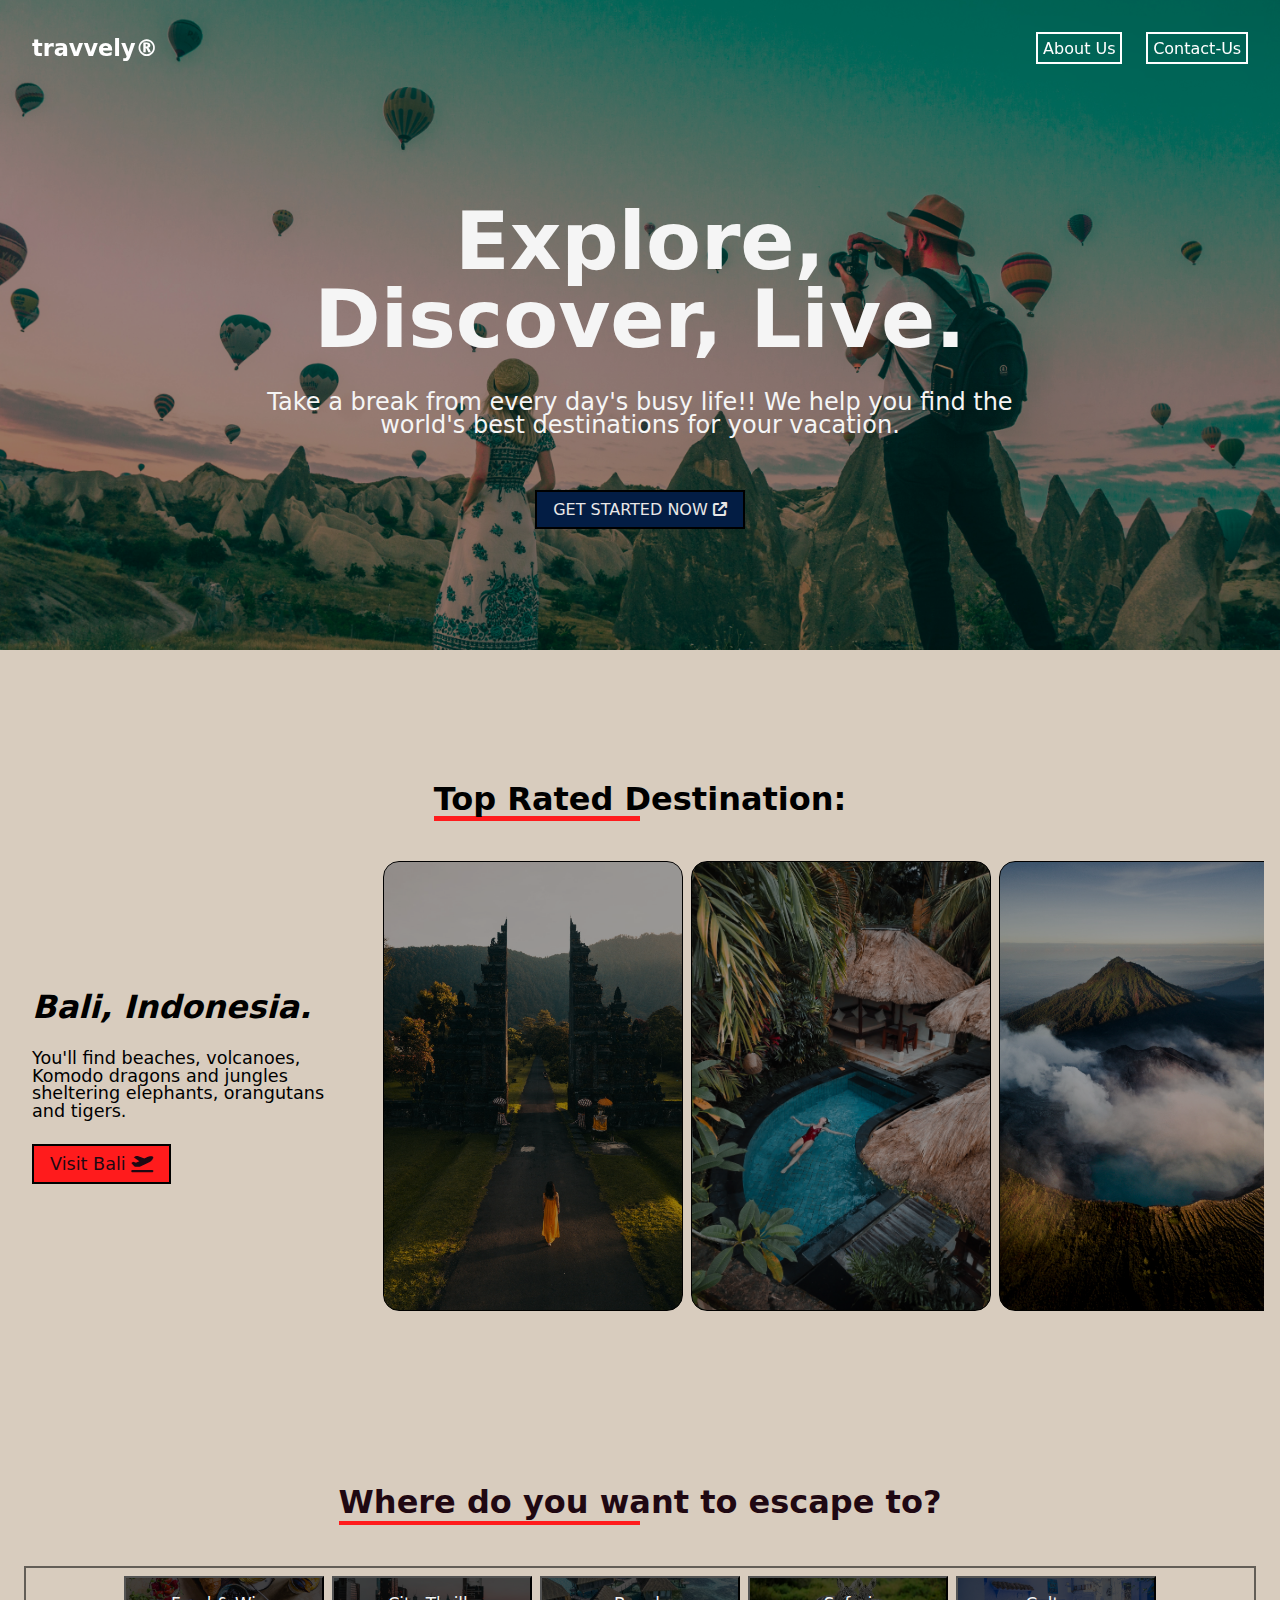
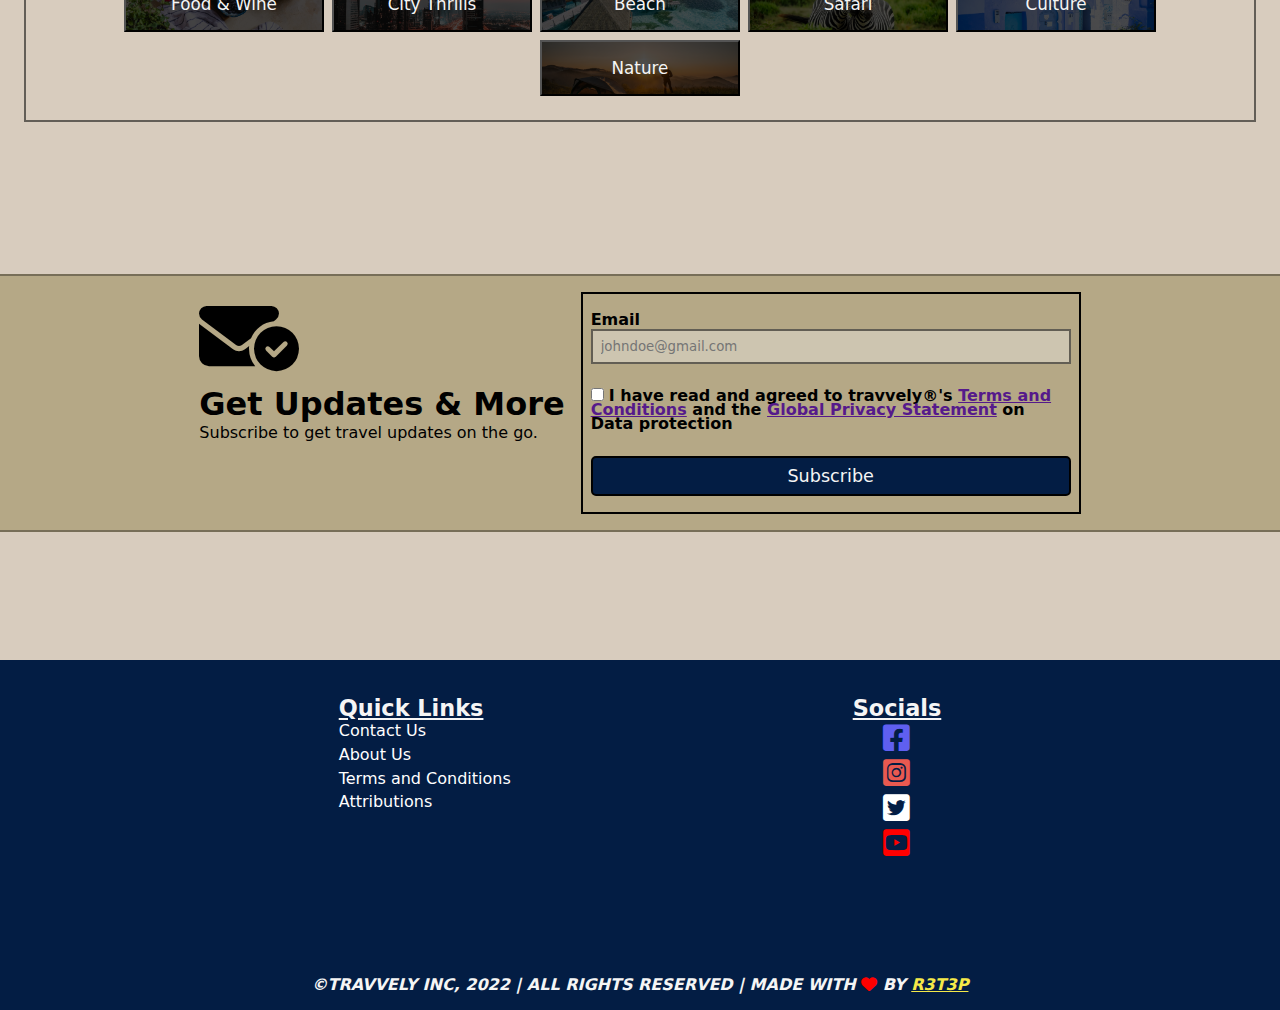
<file: index.html>
<!DOCTYPE html>
<html lang="en">
<head>
    <meta charset="UTF-8">
    <meta name="viewport" content="width=device-width, initial-scale=1.0">

    <!-- css -->
    <link rel="stylesheet" href="./resources/css/styles.css" type="text/css">

    <!-- JS -->
    <script src="./resources/nav.js" defer></script>
    <!-- <script src="./resources/observers.js" defer></script> -->
    <script src="./resources/test.js" defer></script>
    <script src="./navbar.js" defer></script>

    <title>travvely travel website</title>

    <!-- google font -->
    <link href="https://fonts.googleapis.com/css2?family=Roboto+Slab:wght@300&display=swap" rel="stylesheet">

    <!-- fontawesome -->
    <link href="./resources/fontawesome/css/all.css" rel="stylesheet">

    <!-- favicon -->
    <link rel="apple-touch-icon" sizes="180x180" href="./resources/favicon/apple-touch-icon.webp">
    <link rel="icon" type="image/png" sizes="32x32" href="./resources/favicon/favicon-32x32.webp">
    <link rel="icon" type="image/png" sizes="16x16" href="./resources/favicon/favicon-16x16.webp">
    <link rel="manifest" href="./resources/favicon/site.webmanifest">
</head>

<body>
    <!-- LOGO AND NAV BAR SECTION -->
    <header class="primary-header flex">
        <!-- LOGO -->
        <div class="logo">
            <a href="./index.html">travvely&#174;</a> 
        </div>

        <!-- NAV BAR -->
        <nav>
            <ul id="primary-navigation" class="primary-navigation flex">
                <li><a href="./pages/about/about.html">About Us</a></li>
                <li><a href="./pages/contact/contact.html">Contact-Us</a></li>
            </ul>
        </nav>

        <!-- MOBILE NAV BAR -->
        <div class="burger" aria-controls="primary-navigation" aria-expanded="false">
            <span class="menu-text">MENU</span>
            <span class="close-text">CLOSE</span>
            <div class="line1"></div>
            <div class="line2"></div>
            <div class="line3"></div>
        </div>

    </header>


    <!-- MAIN SECTION -->
    <main>
        <!-- HERO SECTION -->
        <section class="hero-container">
            <div class="herotext-container">
                <div class="hero-text">
                    <h1>Explore, Discover, Live.</h1>
                    <p>Take a break from every day's busy life!! We help you find the world's best destinations for your vacation.</p>
                    <div class="cta-btn">
                        <a class="learn-cta" href="">GET STARTED NOW&nbsp;<span
                                class="fa-solid fa-arrow-up-right-from-square"></span></a>
                    </div>
                </div>
            </div>
            
        </section>

        <!-- TOP PICK -->
        <section class="toppick-container">
            <h1 class="toppick-header">Top Rated Destination:</h1>

            <div class="toppick-content">
                <div class="toppick-info">
                    <h1 class="italics">Bali, Indonesia.</h1>
                    <p>You'll find beaches, volcanoes, Komodo dragons and jungles 
                        sheltering elephants, orangutans and tigers.
                    </p>
                    <a href="">
                        Visit Bali
                        <span><i class="fa-solid fa-plane-departure"></i></span>
                    </a>
                </div>
                <div class="toppick-images">
                    <div class="top-images gate">
                    </div>
                    <div class="top-images bali-beach">
                    </div>
                    <div class="top-images mountain">
                    </div>
                </div>
            </div>
        </section>

        <!-- TOP DESTINATIONS SECTION -->
        <section class="destinations-container">
            <div class="destinations">
                <!-- header -->
                <h1>Where do you want to escape to?</h1>

                <!-- tabs -->
                <div class="tab">
                    <!-- add id="defaultOpen" to button you want by default to be open -->
                    <button class="tablinks foods" onclick="openDestinationBy(event, 'food'); smoothScroll(document.getElementById('second'))">Food & Wine</button>
                    <button class="tablinks citys" onclick="openDestinationBy(event, 'city'); smoothScroll(document.getElementById('second'))">City Thrills</button>
                    <button class="tablinks beachs" onclick="openDestinationBy(event, 'beach'); smoothScroll(document.getElementById('second'))">Beach</button>
                    <button class="tablinks safaris" onclick="openDestinationBy(event, 'safari'); smoothScroll(document.getElementById('second'))">Safari</button>
                    <button class="tablinks cultures" onclick="openDestinationBy(event, 'culture'); smoothScroll(document.getElementById('second'))">Culture</button>
                    <button class="tablinks natures" onclick="openDestinationBy(event, 'nature'); smoothScroll(document.getElementById('second'))">Nature</button>
                </div>

                <!-- tab-content container -->
                <div class="tabcontent-container" id="second">

                    <!-- tab-content -->
                    <!-- FOOD -->
                    <div id="food" class="tabcontent">
                        <div class="food france content">
                            <img src="./resources/images/food/french.jpg" alt="french cuisine">
                            <span><i class="fa-solid fa-location-pin"></i><span class="bold">Lyon, France.</span></span>
                            <p>Visit Lyon and get one of the greatest cuisines in the world, the French dish. Be it
                                the Boeuf Bourguignon, the Coq Au Vin, the Potatoes Dauphinoise, Cassoulet, Lamb Chops with
                                a Cognac Dijon Cream Sauce or Chicken Cordon, Lyon will leave you asking for more. 
                            </p>
                            <a
                                href="https://www.booking.com/searchresults.html?ss=lyon&label=gen173nr-1FCAEoggI46AdIM1gEaHaIAQGYATG4ARfIAQzYAQHoAQH4AQKIAgGoAgO4Aq__56AGwAIB0gIkNDQ1MjMwZGMtNGRmZS00ZWI5LWFlYjUtMzliMjczZTEwNDdj2AIF4AIB&aid=304142&lang=en-us&sb=1&src_elem=sb&src=index&dest_id=-1448468&dest_type=city&ac_position=0&ac_click_type=b&ac_langcode=en&ac_suggestion_list_length=5&search_selected=true&search_pageview_id=347586173cba025d&ac_meta=GhAzNDc1ODYxNzNjYmEwMjVkIAAoATICZW46BGx5b25AAEoAUAA%3D&group_adults=2&no_rooms=1&group_children=0&sb_travel_purpose=leisure"
                                target="_blank">
                                Visit Lyon
                                <span><i class="fa-solid fa-plane-departure"></i></span>
                            </a>
                        </div>
                
                        <div class="food sa content">
                            <img src="./resources/images/food/wine.jpg" alt="Stellenbosch vineyard">
                            <span><i class="fa-solid fa-location-pin"></i><span class="bold">Stellenbosch, South Africa.</span></span>
                            <p> Stellenbosch is perfectly positioned to craft some of the best red wines in the world. Come and join the beautiful Tasting Rooms
                                 for a personalised experience with wines, or alternatively indulge your senses on the vineyard experiences as a true
                                 means of immersing yourself in wine.
                            </p>
                            <a
                                href="https://www.booking.com/searchresults.en-us.html?ss=Stellenbosch%2C+Western+Cape%2C+South+Africa&ssne=Lyon&ssne_untouched=Lyon&label=gen173nr-1FCAEoggI46AdIM1gEaHaIAQGYATG4ARfIAQzYAQHoAQH4AQKIAgGoAgO4Aq__56AGwAIB0gIkNDQ1MjMwZGMtNGRmZS00ZWI5LWFlYjUtMzliMjczZTEwNDdj2AIF4AIB&aid=304142&lang=en-us&sb=1&src_elem=sb&src=searchresults&dest_id=-1287082&dest_type=city&ac_position=0&ac_click_type=b&ac_langcode=en&ac_suggestion_list_length=5&search_selected=true&search_pageview_id=da9287459a4802b0&ac_meta=GhBkYTkyODc0NTlhNDgwMmIwIAAoATICZW46BnN0ZWxsZUAASgBQAA%3D%3D&group_adults=2&no_rooms=1&group_children=0&sb_travel_purpose=leisure"
                                target="_blank">
                                Visit Stellenbosch
                                <span><i class="fa-solid fa-plane-departure"></i></span>
                            </a>
                        </div>
                
                        <div class="food italy content">
                            <img src="./resources/images/food/italian.jpg" alt="italian dish">
                            <span><i class="fa-solid fa-location-pin"></i><span class="bold">Bologna, Italy.</span></span>
                            <p>Bologna. Known by many as the 'culinary capital of Italy', the city of Bologna is arguably the best food city in Italy.
                                You have to try the Risotto, Pizza, Pasta, Gnocchi, Pesto alla Genovese, Lasagne, and least but not
                                last Gelato (Ice cream). Don't believe me? Visit Bologna and test it yourself.
                            </p>
                            <a
                                href="https://www.booking.com/searchresults.en-us.html?ss=Bologna%2C+Emilia-Romagna%2C+Italy&ssne=Stellenbosch&ssne_untouched=Stellenbosch&label=gen173nr-1FCAEoggI46AdIM1gEaHaIAQGYATG4ARfIAQzYAQHoAQH4AQKIAgGoAgO4Aq__56AGwAIB0gIkNDQ1MjMwZGMtNGRmZS00ZWI5LWFlYjUtMzliMjczZTEwNDdj2AIF4AIB&aid=304142&lang=en-us&sb=1&src_elem=sb&src=searchresults&dest_id=-111742&dest_type=city&ac_position=0&ac_click_type=b&ac_langcode=en&ac_suggestion_list_length=5&search_selected=true&search_pageview_id=cc93874be3340691&ac_meta=GhBjYzkzODc0YmUzMzQwNjkxIAAoATICZW46B2JvbG9nbmFAAEoAUAA%3D&group_adults=2&no_rooms=1&group_children=0&sb_travel_purpose=leisure"
                                target="_blank">
                                Visit Bologna
                                <span><i class="fa-solid fa-plane-departure"></i></span>
                            </a>
                        </div>
                    </div>
                
                    <!-- CITY -->
                    <div id="city" class="tabcontent">
                        <div class="city copenhagen content">
                            <img src="./resources/images/cities/copenhagen.jpg" alt="copenhagen city">
                            <span><i class="fa-solid fa-location-pin"></i><span class="bold">Copenhagen, Denmark.</span></span>
                            <p>The eternally cool city highlight its prowess with all things design, as the official UNESCO World Capital of Architecture in 2023.
                                Visit the contemporary parks and starchitect-designed skyscrapers for a look at the future of the urban environment.
                            </p>
                            <a
                                href="https://www.booking.com/searchresults.en-us.html?ss=Bologna%2C+Emilia-Romagna%2C+Italy&ssne=Stellenbosch&ssne_untouched=Stellenbosch&label=gen173nr-1FCAEoggI46AdIM1gEaHaIAQGYATG4ARfIAQzYAQHoAQH4AQKIAgGoAgO4Aq__56AGwAIB0gIkNDQ1MjMwZGMtNGRmZS00ZWI5LWFlYjUtMzliMjczZTEwNDdj2AIF4AIB&aid=304142&lang=en-us&sb=1&src_elem=sb&src=searchresults&dest_id=-111742&dest_type=city&ac_position=0&ac_click_type=b&ac_langcode=en&ac_suggestion_list_length=5&search_selected=true&search_pageview_id=cc93874be3340691&ac_meta=GhBjYzkzODc0YmUzMzQwNjkxIAAoATICZW46B2JvbG9nbmFAAEoAUAA%3D&group_adults=2&no_rooms=1&group_children=0&sb_travel_purpose=leisure"
                                target="_blank">
                                Visit Copenhagen
                                <span><i class="fa-solid fa-plane-departure"></i></span>
                            </a>
                        </div>
                
                        <div class="city madrid content">
                            <img src="./resources/images/cities/madrid.jpg" alt="madrid city">
                            <span><i class="fa-solid fa-location-pin"></i><span class="bold">Madrid, Spain.</span></span>
                            <p>Madrid, Spain's central capital, is a city of elegant boulevards and expansive, manicured parks such as the Buen Retiro. It’s renowned for
                                its rich repositories of European art, including the Prado Museum’s works by Goya, Velázquez and other Spanish masters.
                            </p>
                            <a
                                href="https://www.booking.com/searchresults.en-us.html?ss=Bologna%2C+Emilia-Romagna%2C+Italy&ssne=Stellenbosch&ssne_untouched=Stellenbosch&label=gen173nr-1FCAEoggI46AdIM1gEaHaIAQGYATG4ARfIAQzYAQHoAQH4AQKIAgGoAgO4Aq__56AGwAIB0gIkNDQ1MjMwZGMtNGRmZS00ZWI5LWFlYjUtMzliMjczZTEwNDdj2AIF4AIB&aid=304142&lang=en-us&sb=1&src_elem=sb&src=searchresults&dest_id=-111742&dest_type=city&ac_position=0&ac_click_type=b&ac_langcode=en&ac_suggestion_list_length=5&search_selected=true&search_pageview_id=cc93874be3340691&ac_meta=GhBjYzkzODc0YmUzMzQwNjkxIAAoATICZW46B2JvbG9nbmFAAEoAUAA%3D&group_adults=2&no_rooms=1&group_children=0&sb_travel_purpose=leisure"
                                target="_blank">
                                Visit Madrid
                                <span><i class="fa-solid fa-plane-departure"></i></span>
                            </a>
                        </div>
                
                        <div class="city dubai content">
                            <img src="./resources/images/cities/dubai.jpg" alt="dubai city">
                            <span><i class="fa-solid fa-location-pin"></i><span class="bold">Dubai, UAE.</span></span>
                            <p>Dubai is a city and emirate in the United Arab Emirates known for luxury shopping, ultramodern architecture and a lively nightlife scene.
                                Visit the Burj Khalifa, an 830m-tall tower, dominating the skyscraper-filled skyline.
                            </p>
                            <a
                                href="https://www.booking.com/searchresults.en-us.html?ss=Bologna%2C+Emilia-Romagna%2C+Italy&ssne=Stellenbosch&ssne_untouched=Stellenbosch&label=gen173nr-1FCAEoggI46AdIM1gEaHaIAQGYATG4ARfIAQzYAQHoAQH4AQKIAgGoAgO4Aq__56AGwAIB0gIkNDQ1MjMwZGMtNGRmZS00ZWI5LWFlYjUtMzliMjczZTEwNDdj2AIF4AIB&aid=304142&lang=en-us&sb=1&src_elem=sb&src=searchresults&dest_id=-111742&dest_type=city&ac_position=0&ac_click_type=b&ac_langcode=en&ac_suggestion_list_length=5&search_selected=true&search_pageview_id=cc93874be3340691&ac_meta=GhBjYzkzODc0YmUzMzQwNjkxIAAoATICZW46B2JvbG9nbmFAAEoAUAA%3D&group_adults=2&no_rooms=1&group_children=0&sb_travel_purpose=leisure"
                                target="_blank">
                                Visit Dubai
                                <span><i class="fa-solid fa-plane-departure"></i></span>
                            </a>
                        </div>
                    </div>
                
                    <!-- BEACH -->
                    <div id="beach" class="tabcontent">
                        <div class="beach maldives content">
                            <img src="./resources/images/beach/maldives.jpg" alt="maldives coastline">
                            <span><i class="fa-solid fa-location-pin"></i><span class="bold">The Maldives.</span></span>
                            <p>Lorem ipsum dolor sit amet consectetur adipisicing elit. Hic ab ex pariatur, deleniti fugiat sequi quos
                                ratione repellat non laborum natus voluptatum cum minima, vel temporibus numquam voluptatibus facilis
                                repellendus.
                            </p>
                            <a
                                href="https://www.booking.com/searchresults.en-us.html?ss=Bologna%2C+Emilia-Romagna%2C+Italy&ssne=Stellenbosch&ssne_untouched=Stellenbosch&label=gen173nr-1FCAEoggI46AdIM1gEaHaIAQGYATG4ARfIAQzYAQHoAQH4AQKIAgGoAgO4Aq__56AGwAIB0gIkNDQ1MjMwZGMtNGRmZS00ZWI5LWFlYjUtMzliMjczZTEwNDdj2AIF4AIB&aid=304142&lang=en-us&sb=1&src_elem=sb&src=searchresults&dest_id=-111742&dest_type=city&ac_position=0&ac_click_type=b&ac_langcode=en&ac_suggestion_list_length=5&search_selected=true&search_pageview_id=cc93874be3340691&ac_meta=GhBjYzkzODc0YmUzMzQwNjkxIAAoATICZW46B2JvbG9nbmFAAEoAUAA%3D&group_adults=2&no_rooms=1&group_children=0&sb_travel_purpose=leisure"
                                target="_blank">
                                Visit The Maldives
                                <span><i class="fa-solid fa-plane-departure"></i></span>
                            </a>
                        </div>
                
                        <div class="beach bora content">
                            <img src="./resources/images/beach/bora.jpg" alt="bora bora beaches">
                            <span><i class="fa-solid fa-location-pin"></i><span class="bold">Bora Bora, French Polynesia.</span></span>
                            <p>Lorem ipsum dolor sit amet consectetur adipisicing elit. Hic ab ex pariatur, deleniti fugiat sequi quos
                                ratione repellat non laborum natus voluptatum cum minima, vel temporibus numquam voluptatibus facilis
                                repellendus.
                            </p>
                            <a
                                href="https://www.booking.com/searchresults.en-us.html?ss=Bologna%2C+Emilia-Romagna%2C+Italy&ssne=Stellenbosch&ssne_untouched=Stellenbosch&label=gen173nr-1FCAEoggI46AdIM1gEaHaIAQGYATG4ARfIAQzYAQHoAQH4AQKIAgGoAgO4Aq__56AGwAIB0gIkNDQ1MjMwZGMtNGRmZS00ZWI5LWFlYjUtMzliMjczZTEwNDdj2AIF4AIB&aid=304142&lang=en-us&sb=1&src_elem=sb&src=searchresults&dest_id=-111742&dest_type=city&ac_position=0&ac_click_type=b&ac_langcode=en&ac_suggestion_list_length=5&search_selected=true&search_pageview_id=cc93874be3340691&ac_meta=GhBjYzkzODc0YmUzMzQwNjkxIAAoATICZW46B2JvbG9nbmFAAEoAUAA%3D&group_adults=2&no_rooms=1&group_children=0&sb_travel_purpose=leisure"
                                target="_blank">
                                Visit Bora Bora
                                <span><i class="fa-solid fa-plane-departure"></i></span>
                            </a>
                        </div>
                
                        <div class="beach diani content">
                            <img src="./resources/images/beach/diani.jpg" alt="diani beach">
                            <span><i class="fa-solid fa-location-pin"></i><span class="bold">Diani, Kenya.</span></span>
                            <p>Lorem ipsum dolor sit amet consectetur adipisicing elit. Hic ab ex pariatur, deleniti fugiat sequi quos
                                ratione repellat non laborum natus voluptatum cum minima, vel temporibus numquam voluptatibus facilis
                                repellendus.
                            </p>
                            <a
                                href="https://www.booking.com/searchresults.en-us.html?ss=Bologna%2C+Emilia-Romagna%2C+Italy&ssne=Stellenbosch&ssne_untouched=Stellenbosch&label=gen173nr-1FCAEoggI46AdIM1gEaHaIAQGYATG4ARfIAQzYAQHoAQH4AQKIAgGoAgO4Aq__56AGwAIB0gIkNDQ1MjMwZGMtNGRmZS00ZWI5LWFlYjUtMzliMjczZTEwNDdj2AIF4AIB&aid=304142&lang=en-us&sb=1&src_elem=sb&src=searchresults&dest_id=-111742&dest_type=city&ac_position=0&ac_click_type=b&ac_langcode=en&ac_suggestion_list_length=5&search_selected=true&search_pageview_id=cc93874be3340691&ac_meta=GhBjYzkzODc0YmUzMzQwNjkxIAAoATICZW46B2JvbG9nbmFAAEoAUAA%3D&group_adults=2&no_rooms=1&group_children=0&sb_travel_purpose=leisure"
                                target="_blank">
                                Visit Diani
                                <span><i class="fa-solid fa-plane-departure"></i></span>
                            </a>
                        </div>
                    </div>
                
                    <!-- SAFARI -->
                    <div id="safari" class="tabcontent">
                        <div class="safari kenya content">
                            <img src="./resources/images/safari/kenya.jpg" alt="safari huts">
                            <span><i class="fa-solid fa-location-pin"></i><span class="bold">Masai Mara, Kenya.</span></span>
                            <p>Lorem ipsum dolor sit amet consectetur adipisicing elit. Hic ab ex pariatur, deleniti fugiat sequi quos
                                ratione repellat non laborum natus voluptatum cum minima, vel temporibus numquam voluptatibus facilis
                                repellendus.
                            </p>
                            <a
                                href="https://www.booking.com/searchresults.en-us.html?ss=Bologna%2C+Emilia-Romagna%2C+Italy&ssne=Stellenbosch&ssne_untouched=Stellenbosch&label=gen173nr-1FCAEoggI46AdIM1gEaHaIAQGYATG4ARfIAQzYAQHoAQH4AQKIAgGoAgO4Aq__56AGwAIB0gIkNDQ1MjMwZGMtNGRmZS00ZWI5LWFlYjUtMzliMjczZTEwNDdj2AIF4AIB&aid=304142&lang=en-us&sb=1&src_elem=sb&src=searchresults&dest_id=-111742&dest_type=city&ac_position=0&ac_click_type=b&ac_langcode=en&ac_suggestion_list_length=5&search_selected=true&search_pageview_id=cc93874be3340691&ac_meta=GhBjYzkzODc0YmUzMzQwNjkxIAAoATICZW46B2JvbG9nbmFAAEoAUAA%3D&group_adults=2&no_rooms=1&group_children=0&sb_travel_purpose=leisure"
                                target="_blank">
                                Visit Masai Mara
                                <span><i class="fa-solid fa-plane-departure"></i></span>
                            </a>
                        </div>
                
                        <div class="safari namibia content">
                            <img src="./resources/images/safari/namibia.jpg" alt="zebras">
                            <span><i class="fa-solid fa-location-pin"></i><span class="bold">Namib, Namibia.</span></span>
                            <p>Lorem ipsum dolor sit amet consectetur adipisicing elit. Hic ab ex pariatur, deleniti fugiat sequi quos
                                ratione repellat non laborum natus voluptatum cum minima, vel temporibus numquam voluptatibus facilis
                                repellendus.
                            </p>
                            <a
                                href="https://www.booking.com/searchresults.en-us.html?ss=Bologna%2C+Emilia-Romagna%2C+Italy&ssne=Stellenbosch&ssne_untouched=Stellenbosch&label=gen173nr-1FCAEoggI46AdIM1gEaHaIAQGYATG4ARfIAQzYAQHoAQH4AQKIAgGoAgO4Aq__56AGwAIB0gIkNDQ1MjMwZGMtNGRmZS00ZWI5LWFlYjUtMzliMjczZTEwNDdj2AIF4AIB&aid=304142&lang=en-us&sb=1&src_elem=sb&src=searchresults&dest_id=-111742&dest_type=city&ac_position=0&ac_click_type=b&ac_langcode=en&ac_suggestion_list_length=5&search_selected=true&search_pageview_id=cc93874be3340691&ac_meta=GhBjYzkzODc0YmUzMzQwNjkxIAAoATICZW46B2JvbG9nbmFAAEoAUAA%3D&group_adults=2&no_rooms=1&group_children=0&sb_travel_purpose=leisure"
                                target="_blank">
                                Visit Namibia
                                <span><i class="fa-solid fa-plane-departure"></i></span>
                            </a>
                        </div>
                
                        <div class="safari rwanda content">
                            <img src="./resources/images/safari/rwanda.jpg" alt="orangutan">
                            <span><i class="fa-solid fa-location-pin"></i><span class="bold">Rwanda.</span></span>
                            <p>Lorem ipsum dolor sit amet consectetur adipisicing elit. Hic ab ex pariatur, deleniti fugiat sequi quos
                                ratione repellat non laborum natus voluptatum cum minima, vel temporibus numquam voluptatibus facilis
                                repellendus.
                            </p>
                            <a
                                href="https://www.booking.com/searchresults.en-us.html?ss=Bologna%2C+Emilia-Romagna%2C+Italy&ssne=Stellenbosch&ssne_untouched=Stellenbosch&label=gen173nr-1FCAEoggI46AdIM1gEaHaIAQGYATG4ARfIAQzYAQHoAQH4AQKIAgGoAgO4Aq__56AGwAIB0gIkNDQ1MjMwZGMtNGRmZS00ZWI5LWFlYjUtMzliMjczZTEwNDdj2AIF4AIB&aid=304142&lang=en-us&sb=1&src_elem=sb&src=searchresults&dest_id=-111742&dest_type=city&ac_position=0&ac_click_type=b&ac_langcode=en&ac_suggestion_list_length=5&search_selected=true&search_pageview_id=cc93874be3340691&ac_meta=GhBjYzkzODc0YmUzMzQwNjkxIAAoATICZW46B2JvbG9nbmFAAEoAUAA%3D&group_adults=2&no_rooms=1&group_children=0&sb_travel_purpose=leisure"
                                target="_blank">
                                Visit Rwanda
                                <span><i class="fa-solid fa-plane-departure"></i></span>
                            </a>
                        </div>
                    </div>
                
                    <!-- CULTURE -->
                    <div id="culture" class="tabcontent">
                        <div class="culture cairo content">
                            <img src="./resources/images/culture/cairo.jpg" alt="pyramids">
                            <span><i class="fa-solid fa-location-pin"></i><span class="bold">Cairo, Egypt.</span></span>
                            <p>Lorem ipsum dolor sit amet consectetur adipisicing elit. Hic ab ex pariatur, deleniti fugiat sequi quos
                                ratione repellat non laborum natus voluptatum cum minima, vel temporibus numquam voluptatibus facilis
                                repellendus.
                            </p>
                            <a
                                href="https://www.booking.com/searchresults.en-us.html?ss=Bologna%2C+Emilia-Romagna%2C+Italy&ssne=Stellenbosch&ssne_untouched=Stellenbosch&label=gen173nr-1FCAEoggI46AdIM1gEaHaIAQGYATG4ARfIAQzYAQHoAQH4AQKIAgGoAgO4Aq__56AGwAIB0gIkNDQ1MjMwZGMtNGRmZS00ZWI5LWFlYjUtMzliMjczZTEwNDdj2AIF4AIB&aid=304142&lang=en-us&sb=1&src_elem=sb&src=searchresults&dest_id=-111742&dest_type=city&ac_position=0&ac_click_type=b&ac_langcode=en&ac_suggestion_list_length=5&search_selected=true&search_pageview_id=cc93874be3340691&ac_meta=GhBjYzkzODc0YmUzMzQwNjkxIAAoATICZW46B2JvbG9nbmFAAEoAUAA%3D&group_adults=2&no_rooms=1&group_children=0&sb_travel_purpose=leisure"
                                target="_blank">
                                Visit Cairo
                                <span><i class="fa-solid fa-plane-departure"></i></span>
                            </a>
                        </div>
                
                        <div class="culture morocco content">
                            <img src="./resources/images/culture/morocco.jpg" alt="historical blue city">
                            <span><i class="fa-solid fa-location-pin"></i><span class="bold">Chefchaouen, Morocco.</span></span>
                            <p>Lorem ipsum dolor sit amet consectetur adipisicing elit. Hic ab ex pariatur, deleniti fugiat sequi quos
                                ratione repellat non laborum natus voluptatum cum minima, vel temporibus numquam voluptatibus facilis
                                repellendus.
                            </p>
                            <a
                                href="https://www.booking.com/searchresults.en-us.html?ss=Bologna%2C+Emilia-Romagna%2C+Italy&ssne=Stellenbosch&ssne_untouched=Stellenbosch&label=gen173nr-1FCAEoggI46AdIM1gEaHaIAQGYATG4ARfIAQzYAQHoAQH4AQKIAgGoAgO4Aq__56AGwAIB0gIkNDQ1MjMwZGMtNGRmZS00ZWI5LWFlYjUtMzliMjczZTEwNDdj2AIF4AIB&aid=304142&lang=en-us&sb=1&src_elem=sb&src=searchresults&dest_id=-111742&dest_type=city&ac_position=0&ac_click_type=b&ac_langcode=en&ac_suggestion_list_length=5&search_selected=true&search_pageview_id=cc93874be3340691&ac_meta=GhBjYzkzODc0YmUzMzQwNjkxIAAoATICZW46B2JvbG9nbmFAAEoAUAA%3D&group_adults=2&no_rooms=1&group_children=0&sb_travel_purpose=leisure"
                                target="_blank">
                                Visit Chefchaouen
                                <span><i class="fa-solid fa-plane-departure"></i></span>
                            </a>
                        </div>
                
                        <div class="culture uk content">
                            <img src="./resources/images/culture/uk.jpg" alt="a castle">
                            <span><i class="fa-solid fa-location-pin"></i><span class="bold">Edinburgh, UK.</span></span>
                            <p>Lorem ipsum dolor sit amet consectetur adipisicing elit. Hic ab ex pariatur, deleniti fugiat sequi quos
                                ratione repellat non laborum natus voluptatum cum minima, vel temporibus numquam voluptatibus facilis
                                repellendus.
                            </p>
                            <a
                                href="https://www.booking.com/searchresults.en-us.html?ss=Bologna%2C+Emilia-Romagna%2C+Italy&ssne=Stellenbosch&ssne_untouched=Stellenbosch&label=gen173nr-1FCAEoggI46AdIM1gEaHaIAQGYATG4ARfIAQzYAQHoAQH4AQKIAgGoAgO4Aq__56AGwAIB0gIkNDQ1MjMwZGMtNGRmZS00ZWI5LWFlYjUtMzliMjczZTEwNDdj2AIF4AIB&aid=304142&lang=en-us&sb=1&src_elem=sb&src=searchresults&dest_id=-111742&dest_type=city&ac_position=0&ac_click_type=b&ac_langcode=en&ac_suggestion_list_length=5&search_selected=true&search_pageview_id=cc93874be3340691&ac_meta=GhBjYzkzODc0YmUzMzQwNjkxIAAoATICZW46B2JvbG9nbmFAAEoAUAA%3D&group_adults=2&no_rooms=1&group_children=0&sb_travel_purpose=leisure"
                                target="_blank">
                                Visit Edinburgh
                                <span><i class="fa-solid fa-plane-departure"></i></span>
                            </a>
                        </div>
                    </div>
                
                    <!-- NATURE -->
                    <div id="nature" class="tabcontent">
                        <div class="nature costarica content">
                            <img src="./resources/images/nature/costarica.jpg" alt="water rafting">
                            <span><i class="fa-solid fa-location-pin"></i><span class="bold">Costa-Rica.</span></span>
                            <p>Lorem ipsum dolor sit amet consectetur adipisicing elit. Hic ab ex pariatur, deleniti fugiat sequi quos
                                ratione repellat non laborum natus voluptatum cum minima, vel temporibus numquam voluptatibus facilis
                                repellendus.
                            </p>
                            <a
                                href="https://www.booking.com/searchresults.en-us.html?ss=Bologna%2C+Emilia-Romagna%2C+Italy&ssne=Stellenbosch&ssne_untouched=Stellenbosch&label=gen173nr-1FCAEoggI46AdIM1gEaHaIAQGYATG4ARfIAQzYAQHoAQH4AQKIAgGoAgO4Aq__56AGwAIB0gIkNDQ1MjMwZGMtNGRmZS00ZWI5LWFlYjUtMzliMjczZTEwNDdj2AIF4AIB&aid=304142&lang=en-us&sb=1&src_elem=sb&src=searchresults&dest_id=-111742&dest_type=city&ac_position=0&ac_click_type=b&ac_langcode=en&ac_suggestion_list_length=5&search_selected=true&search_pageview_id=cc93874be3340691&ac_meta=GhBjYzkzODc0YmUzMzQwNjkxIAAoATICZW46B2JvbG9nbmFAAEoAUAA%3D&group_adults=2&no_rooms=1&group_children=0&sb_travel_purpose=leisure"
                                target="_blank">
                                Visit Costa-Rica
                                <span><i class="fa-solid fa-plane-departure"></i></span>
                            </a>
                        </div>
                
                        <div class="nature nz content">
                            <img src="./resources/images/nature/newzealand.jpg" alt="a hiker">
                            <span><i class="fa-solid fa-location-pin"></i><span class="bold">New-Zealand.</span></span>
                            <p>Lorem ipsum dolor sit amet consectetur adipisicing elit. Hic ab ex pariatur, deleniti fugiat sequi quos
                                ratione repellat non laborum natus voluptatum cum minima, vel temporibus numquam voluptatibus facilis
                                repellendus.
                            </p>
                            <a
                                href="https://www.booking.com/searchresults.en-us.html?ss=Bologna%2C+Emilia-Romagna%2C+Italy&ssne=Stellenbosch&ssne_untouched=Stellenbosch&label=gen173nr-1FCAEoggI46AdIM1gEaHaIAQGYATG4ARfIAQzYAQHoAQH4AQKIAgGoAgO4Aq__56AGwAIB0gIkNDQ1MjMwZGMtNGRmZS00ZWI5LWFlYjUtMzliMjczZTEwNDdj2AIF4AIB&aid=304142&lang=en-us&sb=1&src_elem=sb&src=searchresults&dest_id=-111742&dest_type=city&ac_position=0&ac_click_type=b&ac_langcode=en&ac_suggestion_list_length=5&search_selected=true&search_pageview_id=cc93874be3340691&ac_meta=GhBjYzkzODc0YmUzMzQwNjkxIAAoATICZW46B2JvbG9nbmFAAEoAUAA%3D&group_adults=2&no_rooms=1&group_children=0&sb_travel_purpose=leisure"
                                target="_blank">
                                Visit New-Zealand
                                <span><i class="fa-solid fa-plane-departure"></i></span>
                            </a>
                        </div>
                
                        <div class="nature turkey content">
                            <img src="./resources/images/nature/turkey.jpg" alt="hot air baloons">
                            <span><i class="fa-solid fa-location-pin"></i><span class="bold">Turkey.</span></span>
                            <p>Lorem ipsum dolor sit amet consectetur adipisicing elit. Hic ab ex pariatur, deleniti fugiat sequi quos
                                ratione repellat non laborum natus voluptatum cum minima, vel temporibus numquam voluptatibus facilis
                                repellendus.
                            </p>
                            <a
                                href="https://www.booking.com/searchresults.en-us.html?ss=Bologna%2C+Emilia-Romagna%2C+Italy&ssne=Stellenbosch&ssne_untouched=Stellenbosch&label=gen173nr-1FCAEoggI46AdIM1gEaHaIAQGYATG4ARfIAQzYAQHoAQH4AQKIAgGoAgO4Aq__56AGwAIB0gIkNDQ1MjMwZGMtNGRmZS00ZWI5LWFlYjUtMzliMjczZTEwNDdj2AIF4AIB&aid=304142&lang=en-us&sb=1&src_elem=sb&src=searchresults&dest_id=-111742&dest_type=city&ac_position=0&ac_click_type=b&ac_langcode=en&ac_suggestion_list_length=5&search_selected=true&search_pageview_id=cc93874be3340691&ac_meta=GhBjYzkzODc0YmUzMzQwNjkxIAAoATICZW46B2JvbG9nbmFAAEoAUAA%3D&group_adults=2&no_rooms=1&group_children=0&sb_travel_purpose=leisure"
                                target="_blank">
                                Visit Turkey
                                <span><i class="fa-solid fa-plane-departure"></i></span>
                            </a>
                        </div>
                    </div>
                </div>
            </div>
        </section>        

        
        <!-- CTA section -->
        <section class="cta-container">
            <div class="cta-logo">
                <span><i class="fa-solid fa-envelope-circle-check"></i></span>
                <h1>Get Updates & More</h1>
                <p>Subscribe to get travel updates on the go.</p>
            </div>

            <div class="contact-form">
                <form class="form" id="form" action="https://formspree.io/f/xknaqkjn" method="POST">
                    <!-- HONEYPOT(to catch spammers ) -->
                    <input type="text" name="_honey" style="display: none">
        
                    <div class="form-control email">
                        <label for="email" class="block">Email</label>
                        <input type="email" placeholder="johndoe@gmail.com" id="email" name="email" required>
                    </div>
        
                    <div class="form-control terms-link form-terms">
                        <input class="fit-content" type="checkbox" id="terms" name="terms" value="accept" required>
                        <label for="terms" class="inline">I have read and agreed to travvely&#174;'s <a href="">Terms and
                                Conditions</a> and the <a href="">Global Privacy Statement</a> on Data
                            protection</label>
                    </div>
        
                    <div class="form-control form-btn form-submit">
                        <button type="submit">Subscribe</button>
                    </div>
                </form>
            </div>
        </section>
    </main>
    
    <!-- FOOTER SECTION -->
    <footer>
        <section class="footer-container">
            <div class="quick-links footer-types">
                <h1>Quick Links</h1>
                <div class="footer-links">
                    <a href="./pages/contact/contact.html">Contact Us</a>
                    <a href="./pages/about/about.html">About Us</a>
                    <a href="./pages/terms/terms.html">Terms and Conditions</a>
                    <a href="./pages/attribution/attributions.html">Attributions</a>
                </div>
            </div>


            <div class="socials footer-types">
                <h1>Socials</h1>
                <div class="footer-links" id="social">
                    <a href="https://facebook.com" target="_blank" class="facebook"><span class="fa-brands fa-square-facebook"></span></a>
                    <a href="https://instagram.com" target="_blank"><span class="fa-brands fa-square-instagram"></span></a>
                    <a href="https://twitter.com" target="_blank"><span class="fa-brands fa-square-twitter"></span></a>
                    <a href="https://youtube.com" target="_blank"><span class="fa-brands fa-square-youtube"></span></a>
                </div>
            </div>
        </section>
        <p class="footer-text">&copy;travvely Inc, 2022 | All rights Reserved | Made with <span class="fa-solid fa-heart"></span> by <a href="https://github.com/pggitau" target="_blank">R3t3p</a></p>
    </footer>
</body>
</html>
</file>
<file: resources/css/styles.css>
html {
    scroll-behavior: smooth;
    background-color: #d8ccbe;
}
* {
    box-sizing: border-box;
    padding: 0;
    margin: 0;
    font-family: system-ui, -apple-system, BlinkMacSystemFont, 'Segoe UI', Roboto, Oxygen, Ubuntu, Cantarell, 'Open Sans', 'Helvetica Neue', sans-serif;
}
.bold {
    font-weight: bold;
}
.italics {
    font-style: italic;
    /* text-decoration: underline; */
}
/*to minimise transition when resizing screen [its not really necessary]*/
.resize-animation-stopper * {
    transition: none !important;
    animation: none !important;
}

/* FLEX CLASS STYLING */
.flex {
    display: flex;
    gap: clamp(1rem, 1.5rem, 2rem);
    justify-content: space-between;
    align-items: center;
    /* gap: var(--gap, 1rem); */
}
/*media queries for .flex*/
@media (min-width: 230px) and (max-width: 280px) {
    .flex {
        gap: clamp(.5rem, 1rem, 1.5rem);
    }
}



/* PRIMARY-HEADER CLASS STYLING(LOGO AND NAV CONTAINER) */
.primary-header {
    /* border: 2px solid rgba(41, 23, 1, 0.514); */
    /* backdrop-filter: blur(40px); */
    padding: 1rem;
    height: 6rem;
    /* min-height: 6rem; */
    /* background-color: #1f081257; */

    z-index: 9999;

    position: fixed;
    width: 100%;
    top: 0;
    overflow: hidden;
}
/*media queries for primary-header*/
@media (min-width: 230px) and (max-width: 280px) {
    .primary-header {
        /* border: 2px solid red; */
        min-height: fit-content;
        padding-inline: .1rem;
    }
}
@media (min-width: 281px) and (max-width: 360px) {
    .primary-header {
        /* border: 2px solid red; */
        padding-inline: .1rem;
        min-height: 2rem;
    }
}
@media (min-width: 361px) and (max-width: 640px) {
    .primary-header {
        /* border: 2px solid red; */
        padding: .7rem;
        min-height: 5.3rem;
    }
}


/* LOGO STYLING */
.logo {
    /* border: 2px solid rgb(0, 0, 0); */
    padding: .2rem 1rem;
    /* -ms-transform: rotate(30deg); IE 9 */
    /* transform: rotate(-10deg); */
    /* background-color: #0c1821d7; */
    /* border-radius: 20%; */
}
.logo a {
    /* border: 2px solid white; */
    color: #ffffff;
    font-size: 1.4rem;
    font-weight: bold;
    text-decoration: none;
}
@media (max-width: 321px) {
    .logo {
        padding: .2rem .3rem;
    }
}

/* PRIMARY-NAVIGATION CLASS STYLING(NAV) */
.primary-navigation {
    border: 2px solid rgb(22, 2, 2);
    border-top: 2px solid #0000004b;
    border-left: 2px solid #0000004b;
    padding: min(20vh, 10rem) 2rem;
    list-style-type: none;

    transform: translateX(100%);
    transition: transform 400ms ease-in;

    position: fixed;
    inset: 5.8rem 0 0 40%;

    backdrop-filter: blur(10px);
    background-color: #1f08127c;
    flex-direction: column;
    align-items: center;
}
.primary-navigation-visible { /* THIS class is a new class added to change the primary-nav visibility using JS*/
    transform: translateX(0%);
}

.primary-navigation li {
    backdrop-filter: blur(2px);
    border: 2px solid #ffffff;
    padding: .3rem;
    transition: background-color 300ms ease-in-out,
                border 300ms ease-in-out,
                color 300ms ease-in-out;
}
.primary-navigation li:hover {
    background-color: transparent;
    color: #FF1B1C;
    border: none;
}
.primary-navigation li:hover a {
    color: inherit;
    font-weight: bold;
}
.primary-navigation a {
    text-decoration: none;
    color: #ffffff;
    font-weight: 500;
}

/*media queries for primary navigation*/
@media (min-width: 230px) and (max-width: 280px) {
    .primary-navigation {
        padding: min(10vh, 10rem) 2rem;
        top: 6rem;
    }
    .primary-navigation li {
        padding: .1rem;
    }
    .primary-navigation a {
        font-size: .8rem;
    }
}
@media (min-width: 281px) and (max-width: 360px) {
    .primary-navigation {
        padding: min(9vh, 6rem) 2rem;
        top: 6rem;
    }
}
@media (max-height: 400px) {
    .primary-navigation {
        padding: min(5vh, 5rem) 2rem;
        overflow-y: scroll;
    }
}
@media (min-width: 361px) and (max-width: 640px) {
    .primary-navigation {
        padding: min(20vh, 6rem) 2rem;
        top: 6rem;
    }
}
/* Non-mobile media queries for primary navigation  */
@media (min-width: 641px) {
    .primary-navigation {
        border: none;
        background-color: transparent;
        /* border: 2px solid rgb(224, 207, 207); */
        position: relative;
        padding: 1rem;
        flex-direction: row;
        transform: none;
        transition: none;
        inset: 0;
        overflow-y: hidden;
    }
}


/* BURGER STYLING */
.burger {
    cursor: pointer;
    position: relative;
    top: -0.5rem;
}
.burger div {
    width: 25px;
    height: 3px;
    background-color: #f5f5f5;
    margin: 5px;
}
/* media queries for .burger */
@media (min-width: 230px) and (max-width: 279px) {
    .burger {
        top: -.000001rem;
    }
}
@media (min-width: 280px) and (max-width: 360px) {
    .burger {
        right: -.9rem;
    }
}
@media (min-width: 361px) and (max-width: 640px) {
    .burger {
        right: -1.2rem;
    }
}
@media (min-width: 641px) {
    .burger {
        display: none;
    }
}
/* Burger icon change to X */
.close-symbol .line1 {
    transform: rotate(-45deg) translate(-5px, 6px);
    transition: transform .5s ease;
}
.close-symbol .line2 {
    opacity: 0;
    transition: opacity .5s ease;
}
.close-symbol .line3 {
    transform: rotate(45deg) translate(-5px, -6px);
    transition: transform .5s ease;
}


/* MENU and CLOSE text styling */
.menu-text, .close-text {
    color: #f5f5f5;
    position: relative;
    font-size: 1.1rem;
    font-weight: bold;
    top: 1.6rem;
    left: -3.3rem;
}
.close-text {
    display: none;
}
/* MENU and CLOSE text displays when toggling */
.menu-text-off {
    display: none;
}
.close-text-on {
    display: block;
}
/* media queries for menu-text and close-text */
@media (min-width: 230px) and (max-width: 279px) {
    .menu-text, .close-text {
        display: none;
    }
}
@media (min-width: 641px) {
    .menu-text, .close-text {
        display: none;
    }
}



/* HERO SECTION */
.hero-container {
    /* border: 2px solid red; */
    text-align: center;
    height: 650px;
    background-image: url("../images/mesut-kaya-eOcyhe5-9sQ-unsplash.jpg");
    background-position: center;
    background-size: cover;
    background-repeat: no-repeat;
    display: flex;
    align-items: center;

    position: relative;
    z-index: 1;
}
.hero-container::after {
    content: "";
    position: absolute;
    top: 0;
    left: 0;
    width: 100%;
    height: 100%;
    background-color: #000000;
    opacity: .4;
    z-index: -1;
}
.herotext-container {
    /* border: 2px solid blue; */
    display: flex;
   
    width: 90%;
    margin-inline: auto;
    height: 50%;
    /* flex-direction: column; */
}
.hero-text {
    /* border: 2px solid wheat; */
    padding-block: 1rem;
    color: #f5f5f5;

    display: flex;
    flex-direction: column;
    /* align-items: center; */
    gap: 2rem;
}
.hero-text h1 {
    font-size: 3rem;
    line-height: 3rem;
}
.hero-text p {
    margin-bottom: 2rem;
    font-weight: 500;
    font-size: 1.4rem;
    /* width: 50%; */
    margin-inline: auto;
    line-height: 1.3rem;
}
.cta-btn a {
    color: #e9e7e7;
    background-color: #031d44;
    font-size: 1rem;
    font-weight: 500;
    text-decoration: none;
    border: 2px solid black;
    padding: .5rem 1rem;
    transition: all 300ms ease-in-out;
}
.cta-btn a:hover {
    background-color: #FF1B1C;
    color: #000000;
}

/* media queries */
@media (min-width: 321px) {
    .hero-text h1 {
        /* border: 2px solid red; */
        font-size: 3.4rem;
        line-height: 3.1rem;
    }
    .herotext-container {
        /* border: 2px solid blue; */
        padding-top: 2rem;
    }
}
@media (min-width: 641px) {
    .herotext-container {
        width: 70%;
        padding-top: 1rem;
    }
    .hero-text h1 {
        font-size: 4.5rem;
        line-height: 4.0rem;
    }
    .hero-text p {
        font-size: 1.5rem;
        line-height: 1.4rem;
    }
}
@media (min-width: 1025px) {
    .herotext-container {
        width: 60%;
        padding-top: 1.5rem;
    }
    .hero-text h1 {
        font-size: 5rem;
        line-height: 4.9rem;
    }   
}


/* TOP PICK SECTION */
.toppick-container {
    /* border: 2px solid black; */
    padding: .2rem;
    margin-top: 8rem;

    display: flex;
    gap: 2rem;
    flex-direction: column;
}
.toppick-header {
    /* text-align: center; */
    font-size: 1.7rem;
    line-height: 1.7rem;
    align-self: center;
    position: relative;
}
.toppick-header::after {
    content: "";
    position: absolute;
    top: 110%;
    left: 0;
    width: 50%;
    height: 5px;
    background-color: #FF1B1C;
    z-index: -1;
}
.toppick-content {
    /* border: 2px solid red; */
    /* padding: .5rem; */
    /* margin-block: 2rem; */
    display: flex;
    flex-direction: column-reverse;
}
.toppick-info {
    /* border: 2px solid yellow; */
    width: 100%;

    display: flex;
    flex-direction: column;
    gap: 1.5rem;
    padding: .5rem;
    justify-content: center;
}
.toppick-info h1 {
    font-size: 1.5rem;
}
.toppick-info p {
    font-size: 1.1rem;
    line-height: 1.1rem;
}
.toppick-info a {
    border: 2px solid black;
    background-color: #FF1B1C;
    color: #1F0812;
    text-decoration: none;
    width: fit-content;
    padding: .5rem 1rem;
    font-size: 1.1rem;
    font-weight: 500;
}
.toppick-images {
    /* border: 2px solid black; */
    padding-block: .5rem;
    display: flex;
    gap: .5rem;
    overflow-x: scroll;
}
/* Scrollbar Track */
::-webkit-scrollbar {
    width: 10px;
  }
::-webkit-scrollbar-track {
    background: #1F0812; 
  }
   
  /* Scrollbar Handle */
  ::-webkit-scrollbar-thumb {
    background: grey; 
  }
  
  /* Scrollbar Handle on hover */
  ::-webkit-scrollbar-thumb:hover {
    background: #FF1B1C; 
  }
.top-images {
    border: 1px solid black;
    
    border-radius: 1rem;
    background-position: center;
    background-size: cover;
    min-height: 450px;
    min-width: 300px;

    position: relative;
    z-index: 1;
}
.top-images::after {
    content: "";
    position: absolute;
    top: 0;
    left: 0;
    width: 100%;
    height: 100%;
    background-color: #000000;
    border-radius: .9rem;
    opacity: .4;
    z-index: -1;
}
.gate {
    background-image: url("../images/Bali/bali-gate.jpg");
}
.bali-beach {
    background-image: url("../images/Bali/beach.jpg");
}
.mountain {
    background-image: url("../images/Bali/volcano.jpg");
}


/* media queries */
@media (min-width: 769px) {
    .toppick-container {
        /* border: 2px solid black; */
        padding: .5rem;
    }
    .toppick-header {
        /* text-align: center; */
        font-size: 2rem;
    }
    .toppick-content {
        /* border: 2px solid red; */
        flex-direction: row;
        padding: .5rem;
    }
    .toppick-info {
        /* border: 2px solid yellow; */
        width: 30%;
    
        padding: 1rem;
    }
    .toppick-info h1 {
        font-size: 2rem;
    }
    .toppick-images {
        /* border: 2px solid black; */
        padding: .5rem;
    }
    .top-images {
        height: 450px;
        width: 300px;
    }
}



/* DESTINATIONS SECTION */
.destinations-container {
    /* border: 2px solid green; */
    margin-block: 8rem;
    padding: .5rem .1rem;
}
.destinations {
    /* border: 2px solid red; */
    padding: .5rem .1rem;

    display: flex;
    flex-direction: column;
    /* gap: 1rem; */
}
.destinations h1 {
    /* border: 2px solid yellow; */
    align-self: center;
    /* text-align: center; */
    color: #1F0812;
    font-size: 2rem;
    line-height: 1.9rem;
    margin-bottom: 3rem;
    position: relative;
}
.destinations h1::after {
    content: "";
    position: absolute;
    top: 110%;
    left: 0;
    width: 50%;
    height: 9%;
    background-color: #FF1B1C;
    z-index: -1;
}
.tab {
    border: 2px solid rgba(0, 0, 0, 0.541);
    border-bottom: none;
    padding: .5rem .1rem;

    display: flex;
    flex-wrap: wrap;
    gap: .5rem;
    justify-content: center;
}
.tabcontent-container {
    border: 2px solid rgb(0, 0, 0, 0.541);
    border-top: none;
    padding: .5rem .1rem;
}
.tab button {
    cursor: pointer;
    /* border: 2px solid #F46036; */
    color: #f5f5f5;
    font-size: 1.05rem;
    font-weight: 500;
    width: 200px;
    padding: 1rem 1.5rem;

    position: relative;
    z-index: 1;
}
.tab button::after {
    content: "";
    position: absolute;
    top: 0;
    left: 0;
    width: 100%;
    height: 100%;
    background-color: #000000;
    opacity: .7;
    z-index: -1;
}
.foods,
.citys,
.beachs,
.safaris,
.cultures,
.natures {
    background-position: center;
    background-size: cover;
}
.foods {
    background-image: url("../images/food/french.jpg");
}
.citys {
    background-image: url("../images/cities/dubai.jpg");
}
.beachs {
    background-image: url("../images/beach/maldives.jpg");
}
.safaris {
    background-image: url("../images/safari/namibia.jpg");
}
.cultures {
    background-image: url("../images/culture/morocco.jpg");
}
.natures {
    background-image: url("../images/nature/newzealand.jpg");
}
.tab button:hover {
    border: 4px solid #f46036;
}

/* Create an active/current tablink class */
.tab button.active {
    text-decoration: underline;
    font-weight: bold;
    text-transform: uppercase;
    border: 10px solid #FF1B1C;
}

/* Style the tab content */
.tabcontent {
    display: none;
    padding-block: 6px;
    /* border: 2px solid #000000; */
    gap: 2rem;

    overflow-x: scroll;
}
.content {
    border: 1px solid rgba(0, 0, 0, 0.048);
    color: #f5f5f5;
    font-family: Arial, Helvetica, sans-serif;
    min-width: 300px;
    min-height: 470px;
    /* #1b111f bgcolor */
    background-color: #1F0812;
    border-radius: 1rem;
    padding-bottom: .5rem;

    display: flex;
    gap: 1rem;
    justify-content: space-between;
    flex-direction: column;
    /* align-items: center; */
}
.content img {
    display: block;
    border-top-right-radius: .9rem;
    border-top-left-radius: .9rem;
    /* border: 2px solid red; */
    height: 200px;
    width: 100%;
    object-position: center;
    object-fit: cover;
}
.content span {
    padding-left: .5rem;
    font-style: italic;
}
.content i {
    color: #FF1B1C;
    font-size: 1.5rem;
}
.content p {
    padding-left: .5rem;
    line-height: 1rem;
}
.content a {
    /* border: 2px solid #031d44; */
    font-weight: 500;
    text-align: center;
    font-size: 1.1rem;
    text-decoration: none;
    width: fit-content;
    padding: .5rem 1rem;
    background-color: #FF1B1C;
    color: #1F0812;
    margin-inline: auto;
    display: flex;
    justify-content: center;
    align-items: center;
}
.content a:hover {
    background-color: #3685B5;
}
.content a i {
    color: #1F0812;
}



/* media queries */
@media (min-width: 375px) {
    .tab {
        padding: .5rem;
    }
    .tabcontent-container {
        /* border: 2px solid red; */
        padding: .5rem;
    }
}
@media (min-width: 541px) {
    .destinations h1::after {
        content: "";
        position: absolute;
        top: 110%;
        left: 0;
        width: 50%;
        height: 15%;
        background-color: #FF1B1C;
        z-index: -1;
    }
}
@media (min-width: 641px) {
.destinations-container {
    /* border: 2px solid green; */
    padding: 1rem;
}
.destinations {
    /* border: 2px solid rgb(0, 0, 0); */
    padding: .5rem;
}
.tab {
    /* border: 2px solid rgba(0, 0, 0, 0.541); */
    padding: .5rem;
}
.tabcontent-container {
    /* border: 2px solid rgb(0, 0, 0, 0.541); */
    padding: .5rem;
}
/* Style the tab content */
.tabcontent {
    padding: 6px 12px;
    /* border: 2px solid #000000; */
}
.content {
    width: 350px;
    height: 470px;
}
}
@media (min-width: 1066px) {
    .tabcontent {
        overflow-x: hidden;
    }
}



/* CTA SECTION */
.cta-container {
    border-block: 2px solid rgba(0, 0, 0, 0.342);
    background-color: #b5a886;
    margin-block: 8rem;
    padding: .5rem;

    display: flex;
    flex-direction: column;
    gap: 1rem;
}
/* .cta-logo {
    border: 2px solid red;
} */
.cta-logo span {
    font-size: 5rem;
}
/* .contact-form {
    border: 2px solid red;
} */
.form {
    border: 2px solid #000000;
    color: #000000;
    max-width: 500px;
    /* margin: auto; */
    
    /* padding-inline: .5rem; */
}
.form-control {
    /* border: 2px solid #00000096; */
    border-radius: 5px;
    margin-block: .5rem;
    padding: .5rem;
}
.form-control input {
    border: 2px solid rgba(0, 0, 0, 0.521);
    width: 100%;
    background-color: #f5f5f562;
    padding: .5rem;
}
.form-control .block {
    font-weight: bold;
    display: block;
}
.form-control .inline {
    font-weight: bold;
    display: inline;
}
.form-control .fit-content {
    width: fit-content;
}
.form-control button {
    border: 2px solid rgb(0, 0, 0);
    border-radius: 5px;
    width: 100%;
    display: block;
    
    padding: .5rem;
    font-size: 1.1rem;
    font-weight: 500;
    background-color: #031d44;
    color: #f5f5f5;
    transition: all 350ms ease;
}
.form-control button:hover {
    cursor: pointer;
    background-color: #04773B;
}
.terms-link {
    /* border: 2px solid red; */
    line-height: .9rem;
}

/* media queries for CTA section */
@media (min-width: 600px) {
    .cta-container {
        flex-direction: row;
        gap: 1rem;
        padding: 1rem;

        justify-content: center;
    }
}




/* FOOTER SECTION STYLING */
footer {
    /* text-align: center; */
    /* border: 2px solid rgb(194, 14, 14); */
    /* font-family: system-ui, -apple-system, BlinkMacSystemFont, 'Segoe UI', Roboto, Oxygen, Ubuntu, Cantarell, 'Open Sans', 'Helvetica Neue', sans-serif; */
    background-color: #031d44;
    height: 350px;
    /* padding-block: 2rem; */
    display: flex;
    flex-direction: column;
    justify-content: space-between;
    /* gap: .5rem; */
}
.footer-container {
    /* border: 2px solid rgb(163, 153, 153); */
    padding-top: 2rem;
    display: flex;
    justify-content: space-evenly;
}
.footer-container h1 {
    font-size: 1.4rem;
    color: whitesmoke;
    text-decoration: underline;
}
.footer-container a {
    color: white;
    text-decoration: none;
    transition: color 250ms ease-in;
    /* padding-inline: 2px; */
}
.quick-links h1,
.socials h1 {
    color: #f5f5f5;
}
.footer-container a:hover {
    color: #d5896f;
}
.footer-types {
    /* border: 2px solid white; */
    padding: .2rem;
}
.footer-links {
    /* font-family: 'Roboto Slab', serif; */
    display: flex;
    flex-direction: column;
    gap: .3rem;
}

#social {
    align-items: center;
    gap: 0;
    font-size: 1.9rem;
}
.fa-square-facebook{
    color: rgb(95, 95, 240);
}
.fa-square-instagram{
    color: rgb(233, 89, 80);
}
.fa-square-twitter{
    color: rgb(255, 255, 255);
}
.fa-square-youtube{
    color: red;
}
.socials .fa-brands:hover{
    /* color: rgb(230, 48, 48); */
    font-size: 2.4rem;
}
.footer-text {
    /* border: 2px solid rgb(255, 217, 0); */
    /* font-family: 'Courier New', Courier, monospace; */
    text-transform: uppercase;
    /* padding-block: .5rem; */
    text-align: center;
    color: whitesmoke;
    font-style: italic;
    font-weight: bolder;
    font-size: 1rem;
    padding-bottom: 1rem;
}
.footer-text span {
    color: red;
}
.footer-text a {
    color: #F5E949;
}
/* media queries for footer section */
@media (max-width: 425px) {
    .footer-container h1 {
        font-size: 1.2rem;
    }
    .quick-links a,
    .legal a {
        font-size: .9rem;
    }
    #social {
        font-size: 1.5rem;
    }
}
</file>
